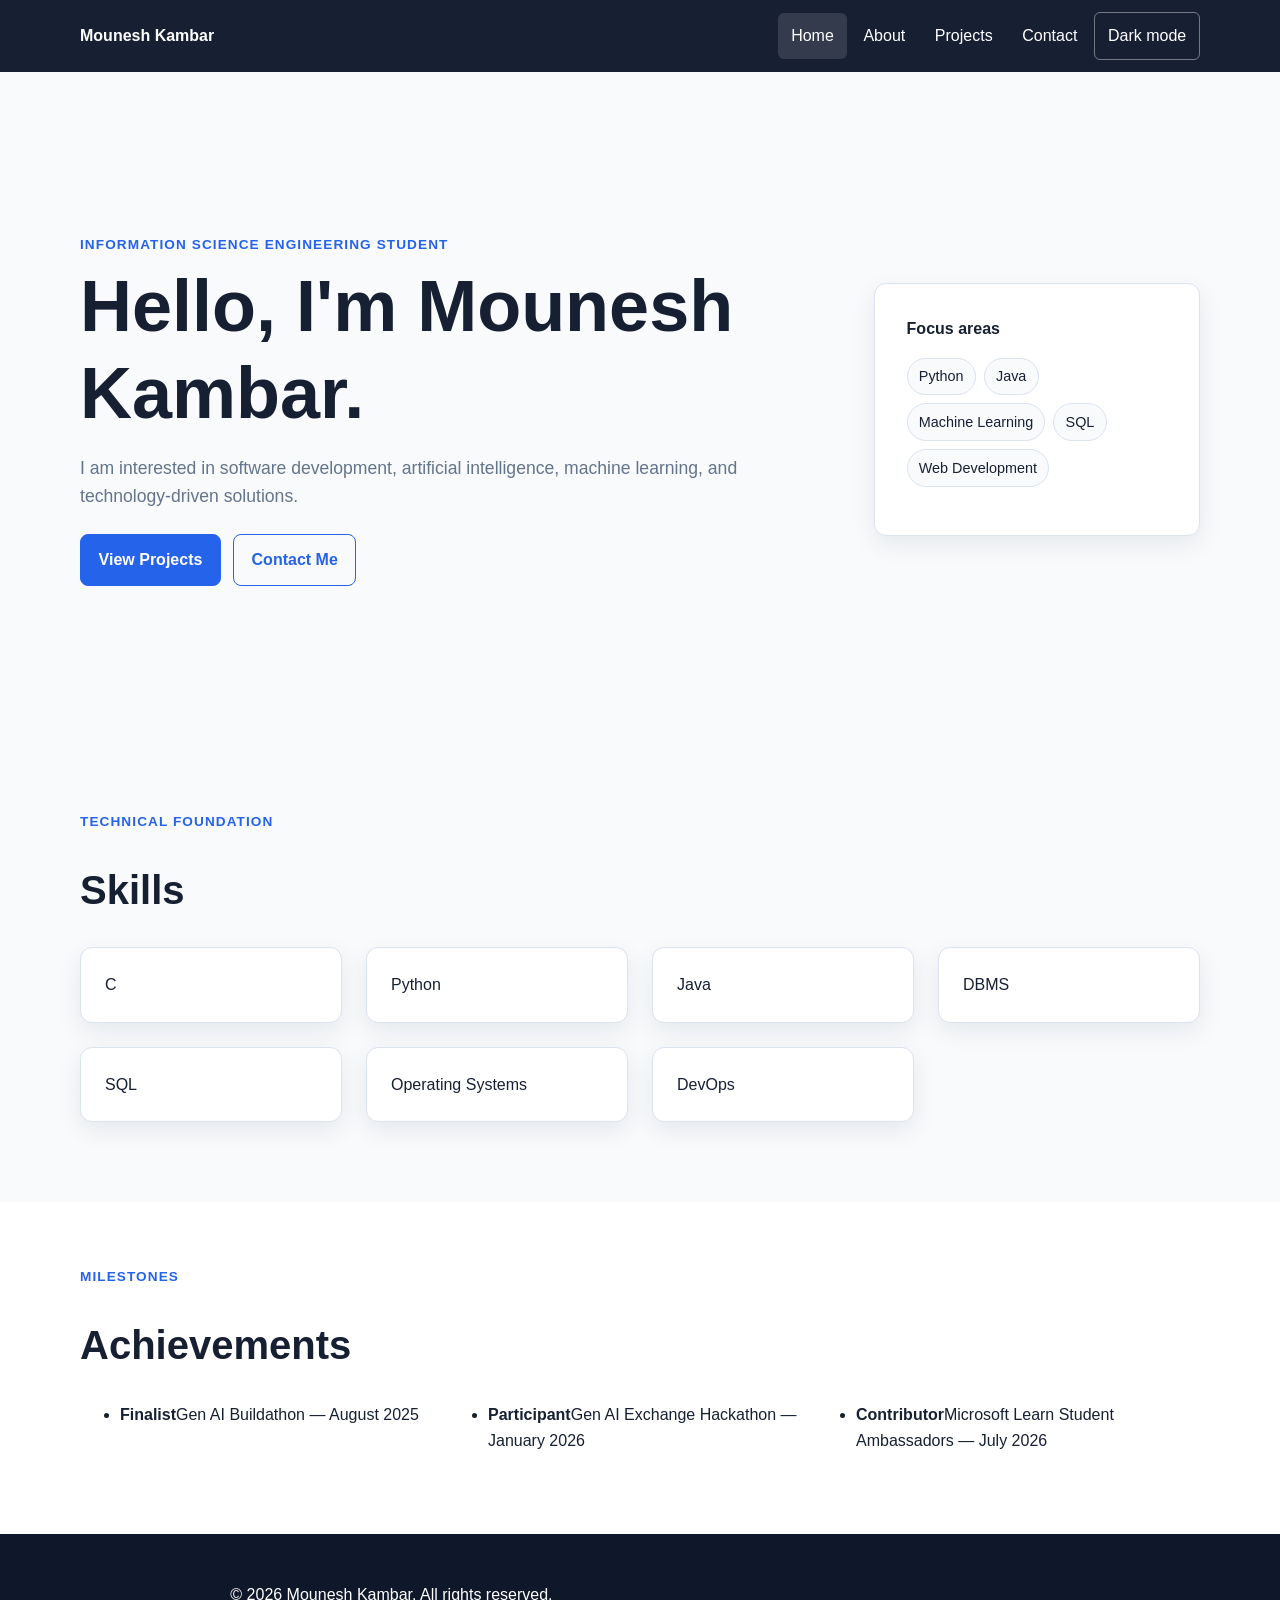
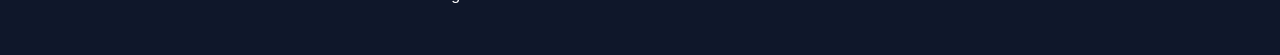
<file: index.html>
<!DOCTYPE html>
<html lang="en">
<head>
    <meta charset="UTF-8">
    <meta name="viewport" content="width=device-width, initial-scale=1.0">
    <meta name="description" content="Mounesh Kambar's responsive personal portfolio showcasing software, AI, and machine learning projects.">
    <meta name="author" content="Mounesh Kambar">
    <title>Mounesh Kambar | Portfolio</title>
    <link rel="stylesheet" href="css/style.css">
</head>
<body>
    <a class="skip-link" href="#main-content">Skip to main content</a>

    <header class="site-header">
        <nav class="container nav" aria-label="Main navigation">
            <a class="logo" href="index.html">Mounesh Kambar</a>
            <button class="nav-toggle" type="button" aria-expanded="false" aria-controls="primary-menu">
                <span class="sr-only">Toggle navigation</span>
                ☰
            </button>
            <ul class="nav-list" id="primary-menu">
                <li><a href="index.html" aria-current="page">Home</a></li>
                <li><a href="about.html">About</a></li>
                <li><a href="projects.html">Projects</a></li>
                <li><a href="contact.html">Contact</a></li>
                <li><button class="theme-toggle" type="button" aria-pressed="false">Dark mode</button></li>
            </ul>
        </nav>
    </header>

    <main id="main-content">
        <section class="hero container" aria-labelledby="hero-title">
            <div class="hero-content">
                <p class="eyebrow">Information Science Engineering Student</p>
                <h1 id="hero-title">Hello, I'm Mounesh Kambar.</h1>
                <p class="hero-text">
                    I am interested in software development, artificial intelligence,
                    machine learning, and technology-driven solutions.
                </p>
                <div class="button-group">
                    <a class="button" href="projects.html">View Projects</a>
                    <a class="button button-secondary" href="contact.html">Contact Me</a>
                </div>
            </div>

            <aside class="hero-card" aria-label="Portfolio highlights">
                <p class="hero-card-label">Focus areas</p>
                <ul class="tag-list">
                    <li>Python</li>
                    <li>Java</li>
                    <li>Machine Learning</li>
                    <li>SQL</li>
                    <li>Web Development</li>
                </ul>
            </aside>
        </section>

        <section class="section container" aria-labelledby="skills-title">
            <div class="section-heading">
                <p class="eyebrow">Technical foundation</p>
                <h2 id="skills-title">Skills</h2>
            </div>
            <ul class="skills-grid">
                <li>C</li>
                <li>Python</li>
                <li>Java</li>
                <li>DBMS</li>
                <li>SQL</li>
                <li>Operating Systems</li>
                <li>DevOps</li>
            </ul>
        </section>

        <section class="section section-alt" aria-labelledby="achievements-title">
            <div class="container">
                <div class="section-heading">
                    <p class="eyebrow">Milestones</p>
                    <h2 id="achievements-title">Achievements</h2>
                </div>
                <ul class="achievement-grid">
                    <li><strong>Finalist</strong><span>Gen AI Buildathon — August 2025</span></li>
                    <li><strong>Participant</strong><span>Gen AI Exchange Hackathon — January 2026</span></li>
                    <li><strong>Contributor</strong><span>Microsoft Learn Student Ambassadors — July 2026</span></li>
                </ul>
            </div>
        </section>
    </main>

    <footer class="site-footer">
        <div class="container">
            <p>&copy; 2026 Mounesh Kambar. All rights reserved.</p>
        </div>
    </footer>

    <script src="js/script.js"></script>
</body>
</html>
</file>
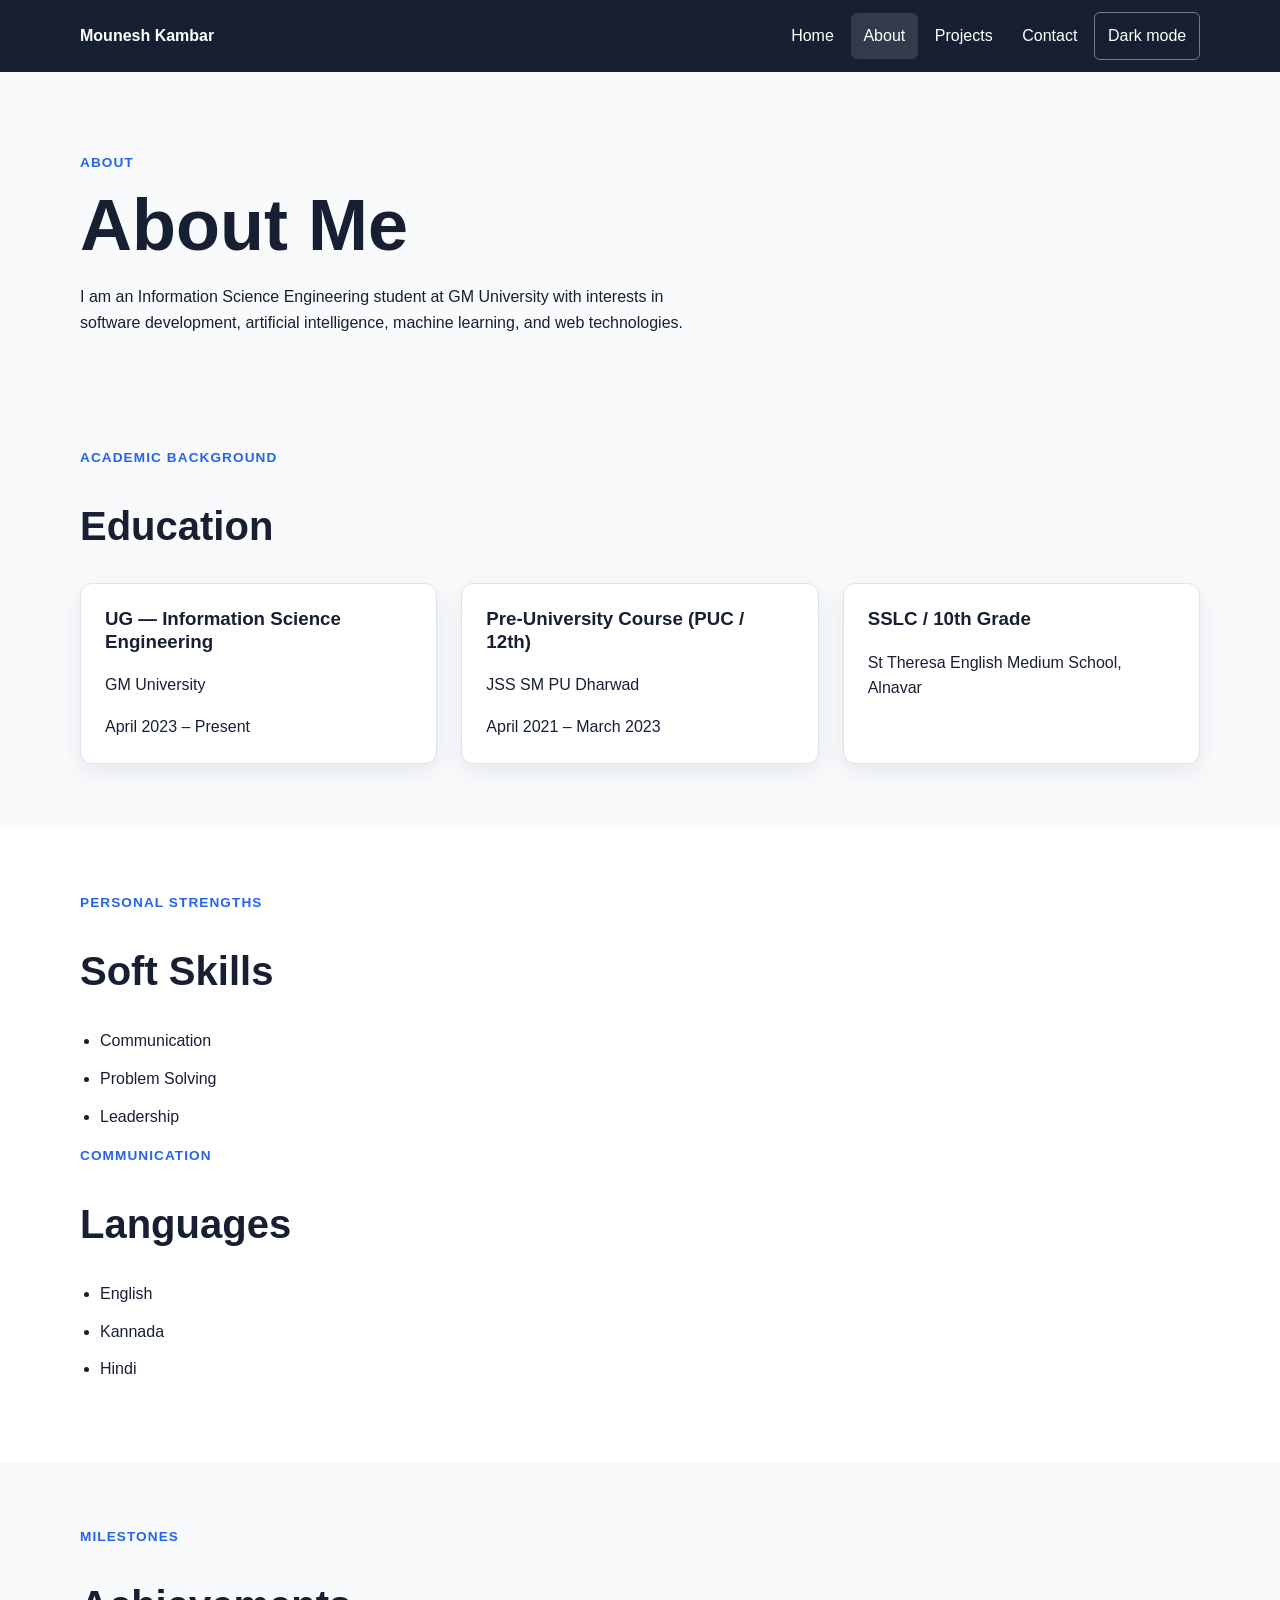
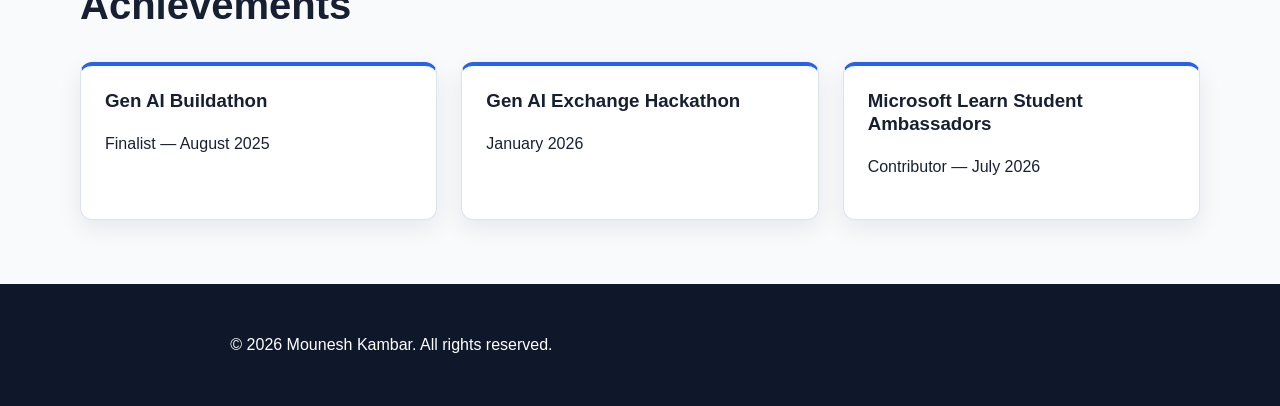
<file: about.html>
<!DOCTYPE html>
<html lang="en">
<head>
    <meta charset="UTF-8">
    <meta name="viewport" content="width=device-width, initial-scale=1.0">
    <meta name="description" content="About Mounesh Kambar, including education, skills, languages, and achievements.">
    <meta name="author" content="Mounesh Kambar">
    <title>About | Mounesh Kambar</title>
    <link rel="stylesheet" href="css/style.css">
</head>
<body>
    <a class="skip-link" href="#main-content">Skip to main content</a>

    <header class="site-header">
        <nav class="container nav" aria-label="Main navigation">
            <a class="logo" href="index.html">Mounesh Kambar</a>
            <button class="nav-toggle" type="button" aria-expanded="false" aria-controls="primary-menu">
                <span class="sr-only">Toggle navigation</span>
                ☰
            </button>
            <ul class="nav-list" id="primary-menu">
                <li><a href="index.html">Home</a></li>
                <li><a href="about.html" aria-current="page">About</a></li>
                <li><a href="projects.html">Projects</a></li>
                <li><a href="contact.html">Contact</a></li>
                <li><button class="theme-toggle" type="button" aria-pressed="false">Dark mode</button></li>
            </ul>
        </nav>
    </header>

    <main id="main-content">
        <section class="page-hero container" aria-labelledby="about-title">
            <p class="eyebrow">About</p>
            <h1 id="about-title">About Me</h1>
            <p>
                I am an Information Science Engineering student at GM University
                with interests in software development, artificial intelligence,
                machine learning, and web technologies.
            </p>
        </section>

        <section class="section container" aria-labelledby="education-title">
            <div class="section-heading">
                <p class="eyebrow">Academic background</p>
                <h2 id="education-title">Education</h2>
            </div>
            <div class="card-grid education-grid">
                <article class="card">
                    <h3>UG — Information Science Engineering</h3>
                    <p>GM University</p>
                    <time datetime="2023-04">April 2023</time> – Present
                </article>
                <article class="card">
                    <h3>Pre-University Course (PUC / 12th)</h3>
                    <p>JSS SM PU Dharwad</p>
                    <time datetime="2021-04">April 2021</time> – <time datetime="2023-03">March 2023</time>
                </article>
                <article class="card">
                    <h3>SSLC / 10th Grade</h3>
                    <p>St Theresa English Medium School, Alnavar</p>
                </article>
            </div>
        </section>

        <section class="section section-alt" aria-labelledby="soft-skills-title">
            <div class="container split-grid">
                <article>
                    <p class="eyebrow">Personal strengths</p>
                    <h2 id="soft-skills-title">Soft Skills</h2>
                    <ul class="clean-list">
                        <li>Communication</li>
                        <li>Problem Solving</li>
                        <li>Leadership</li>
                    </ul>
                </article>
                <article aria-labelledby="languages-title">
                    <p class="eyebrow">Communication</p>
                    <h2 id="languages-title">Languages</h2>
                    <ul class="clean-list">
                        <li>English</li>
                        <li>Kannada</li>
                        <li>Hindi</li>
                    </ul>
                </article>
            </div>
        </section>

        <section class="section container" aria-labelledby="achievement-title">
            <div class="section-heading">
                <p class="eyebrow">Milestones</p>
                <h2 id="achievement-title">Achievements</h2>
            </div>
            <div class="achievement-grid">
                <article class="card">
                    <h3>Gen AI Buildathon</h3>
                    <p>Finalist — August 2025</p>
                </article>
                <article class="card">
                    <h3>Gen AI Exchange Hackathon</h3>
                    <p>January 2026</p>
                </article>
                <article class="card">
                    <h3>Microsoft Learn Student Ambassadors</h3>
                    <p>Contributor — July 2026</p>
                </article>
            </div>
        </section>
    </main>

    <footer class="site-footer">
        <div class="container">
            <p>&copy; 2026 Mounesh Kambar. All rights reserved.</p>
        </div>
    </footer>

    <script src="js/script.js"></script>
</body>
</html>
</file>
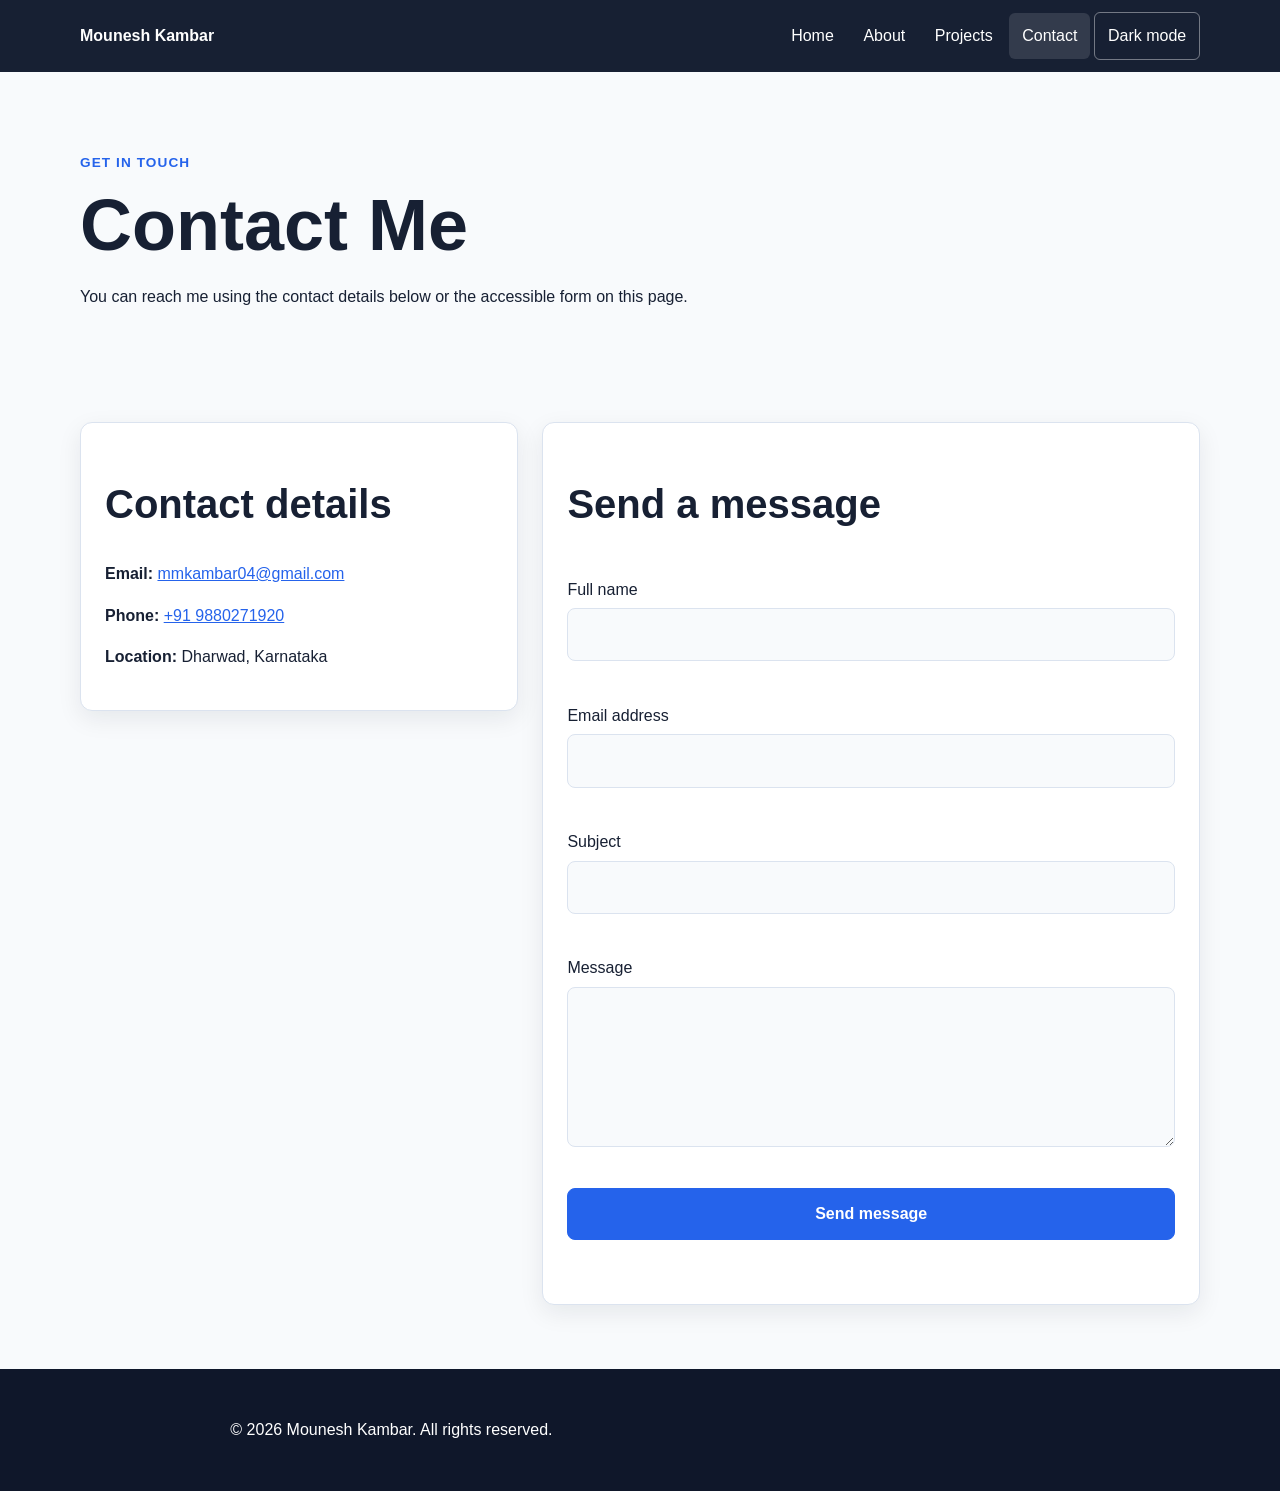
<file: contact.html>
<!DOCTYPE html>
<html lang="en">
<head>
    <meta charset="UTF-8">
    <meta name="viewport" content="width=device-width, initial-scale=1.0">
    <meta name="description" content="Contact Mounesh Kambar through an accessible portfolio contact form.">
    <meta name="author" content="Mounesh Kambar">
    <title>Contact | Mounesh Kambar</title>
    <link rel="stylesheet" href="css/style.css">
</head>
<body>
    <a class="skip-link" href="#main-content">Skip to main content</a>

    <header class="site-header">
        <nav class="container nav" aria-label="Main navigation">
            <a class="logo" href="index.html">Mounesh Kambar</a>
            <button class="nav-toggle" type="button" aria-expanded="false" aria-controls="primary-menu">
                <span class="sr-only">Toggle navigation</span>
                ☰
            </button>
            <ul class="nav-list" id="primary-menu">
                <li><a href="index.html">Home</a></li>
                <li><a href="about.html">About</a></li>
                <li><a href="projects.html">Projects</a></li>
                <li><a href="contact.html" aria-current="page">Contact</a></li>
                <li><button class="theme-toggle" type="button" aria-pressed="false">Dark mode</button></li>
            </ul>
        </nav>
    </header>

    <main id="main-content">
        <section class="page-hero container" aria-labelledby="contact-title">
            <p class="eyebrow">Get in touch</p>
            <h1 id="contact-title">Contact Me</h1>
            <p>
                You can reach me using the contact details below or the accessible
                form on this page.
            </p>
        </section>

        <section class="section container contact-layout" aria-label="Contact information and form">
            <aside class="contact-details card" aria-labelledby="contact-details-title">
                <h2 id="contact-details-title">Contact details</h2>
                <address>
                    <p><strong>Email:</strong> <a href="mailto:mmkambar04@gmail.com">mmkambar04@gmail.com</a></p>
                    <p><strong>Phone:</strong> <a href="tel:+919880271920">+91 9880271920</a></p>
                    <p><strong>Location:</strong> Dharwad, Karnataka</p>
                </address>
            </aside>

            <form class="contact-form card" id="contact-form" novalidate>
                <h2>Send a message</h2>

                <div class="form-group">
                    <label for="name">Full name</label>
                    <input
                        type="text"
                        id="name"
                        name="name"
                        autocomplete="name"
                        required
                        aria-describedby="name-error"
                    >
                    <p class="form-error" id="name-error"></p>
                </div>

                <div class="form-group">
                    <label for="email">Email address</label>
                    <input
                        type="email"
                        id="email"
                        name="email"
                        autocomplete="email"
                        required
                        aria-describedby="email-error"
                    >
                    <p class="form-error" id="email-error"></p>
                </div>

                <div class="form-group">
                    <label for="subject">Subject</label>
                    <input
                        type="text"
                        id="subject"
                        name="subject"
                        required
                        aria-describedby="subject-error"
                    >
                    <p class="form-error" id="subject-error"></p>
                </div>

                <div class="form-group">
                    <label for="message">Message</label>
                    <textarea
                        id="message"
                        name="message"
                        required
                        aria-describedby="message-error"
                    ></textarea>
                    <p class="form-error" id="message-error"></p>
                </div>

                <button class="button" type="submit">Send message</button>
                <p id="form-status" class="form-status" aria-live="polite"></p>
            </form>
        </section>
    </main>

    <footer class="site-footer">
        <div class="container">
            <p>&copy; 2026 Mounesh Kambar. All rights reserved.</p>
        </div>
    </footer>

    <script src="js/script.js"></script>
</body>
</html>
</file>
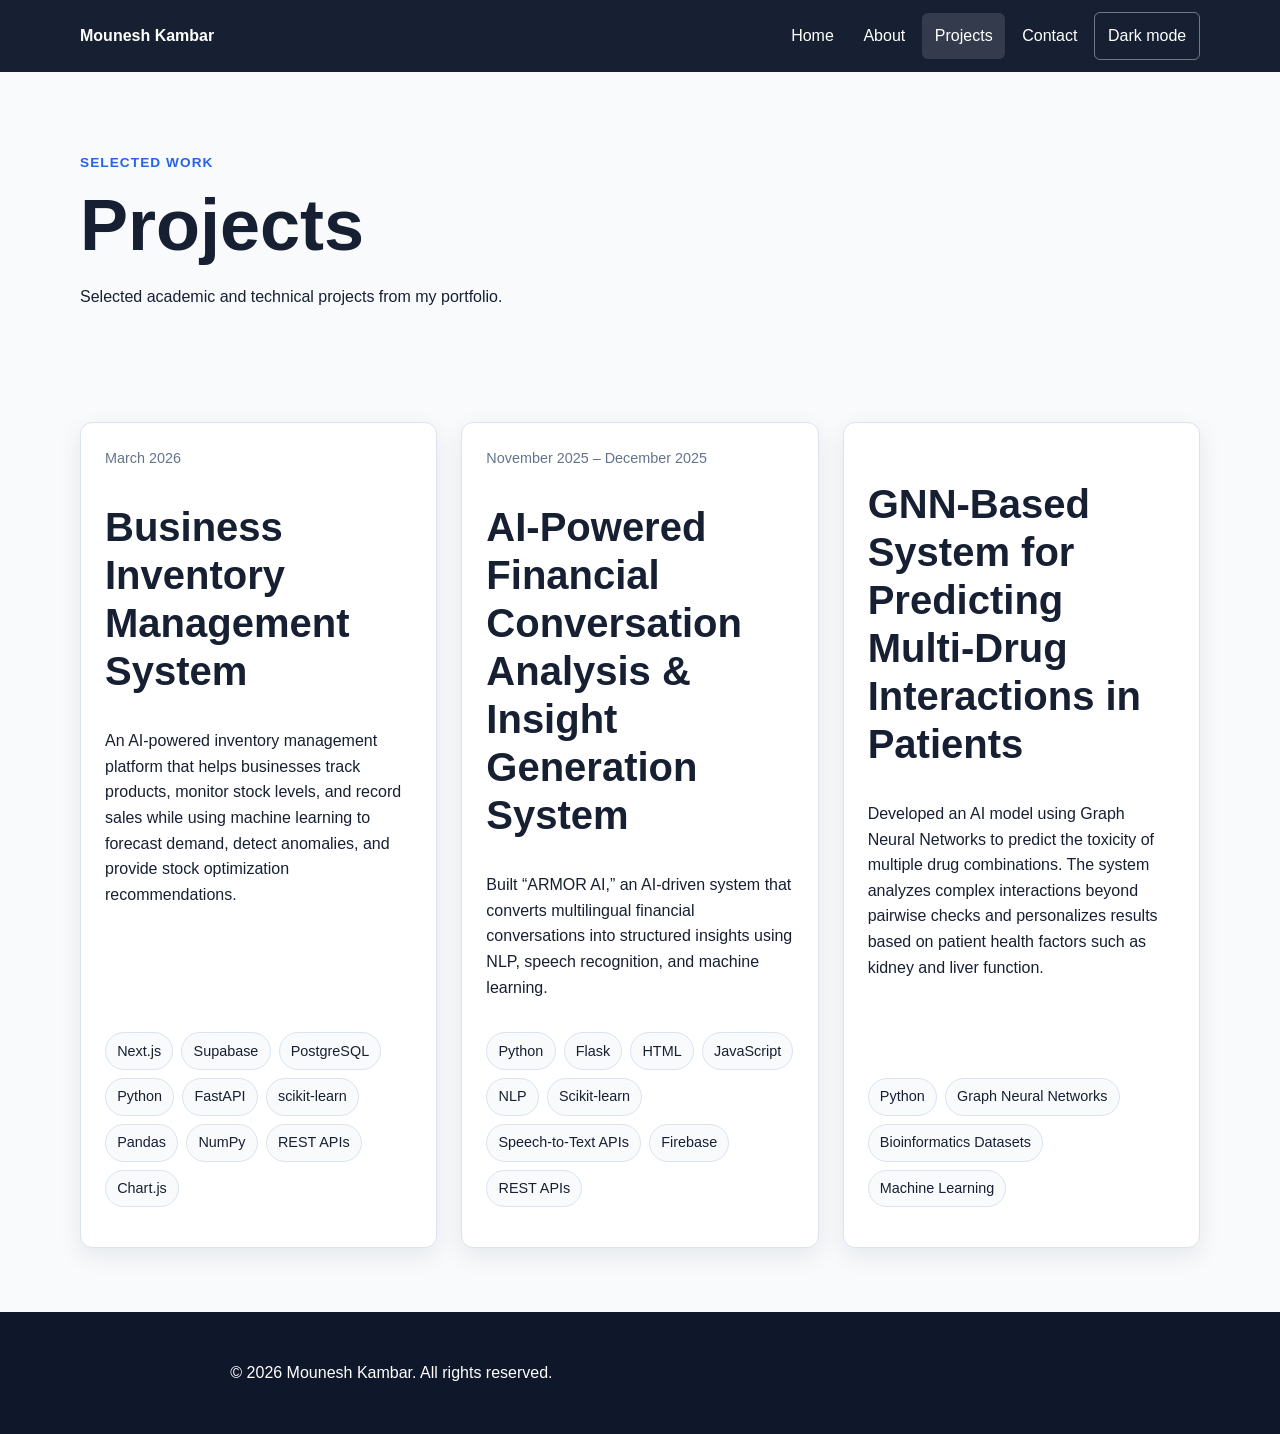
<file: projects.html>
<!DOCTYPE html>
<html lang="en">
<head>
    <meta charset="UTF-8">
    <meta name="viewport" content="width=device-width, initial-scale=1.0">
    <meta name="description" content="Mounesh Kambar's software, AI, and machine learning projects.">
    <meta name="author" content="Mounesh Kambar">
    <title>Projects | Mounesh Kambar</title>
    <link rel="stylesheet" href="css/style.css">
</head>
<body>
    <a class="skip-link" href="#main-content">Skip to main content</a>

    <header class="site-header">
        <nav class="container nav" aria-label="Main navigation">
            <a class="logo" href="index.html">Mounesh Kambar</a>
            <button class="nav-toggle" type="button" aria-expanded="false" aria-controls="primary-menu">
                <span class="sr-only">Toggle navigation</span>
                ☰
            </button>
            <ul class="nav-list" id="primary-menu">
                <li><a href="index.html">Home</a></li>
                <li><a href="about.html">About</a></li>
                <li><a href="projects.html" aria-current="page">Projects</a></li>
                <li><a href="contact.html">Contact</a></li>
                <li><button class="theme-toggle" type="button" aria-pressed="false">Dark mode</button></li>
            </ul>
        </nav>
    </header>

    <main id="main-content">
        <section class="page-hero container" aria-labelledby="projects-title">
            <p class="eyebrow">Selected work</p>
            <h1 id="projects-title">Projects</h1>
            <p>Selected academic and technical projects from my portfolio.</p>
        </section>

        <section class="section container" aria-label="Project collection">
            <div class="projects-grid">
                <article class="project-card card">
                    <div class="project-content">
                        <p class="project-date">March 2026</p>
                        <h2>Business Inventory Management System</h2>
                        <p>
                            An AI-powered inventory management platform that helps
                            businesses track products, monitor stock levels, and record
                            sales while using machine learning to forecast demand,
                            detect anomalies, and provide stock optimization recommendations.
                        </p>
                    </div>
                    <ul class="project-tech" aria-label="Technologies used">
                        <li>Next.js</li>
                        <li>Supabase</li>
                        <li>PostgreSQL</li>
                        <li>Python</li>
                        <li>FastAPI</li>
                        <li>scikit-learn</li>
                        <li>Pandas</li>
                        <li>NumPy</li>
                        <li>REST APIs</li>
                        <li>Chart.js</li>
                    </ul>
                </article>

                <article class="project-card card">
                    <div class="project-content">
                        <p class="project-date">November 2025 – December 2025</p>
                        <h2>AI-Powered Financial Conversation Analysis &amp; Insight Generation System</h2>
                        <p>
                            Built “ARMOR AI,” an AI-driven system that converts multilingual
                            financial conversations into structured insights using NLP,
                            speech recognition, and machine learning.
                        </p>
                    </div>
                    <ul class="project-tech" aria-label="Technologies used">
                        <li>Python</li>
                        <li>Flask</li>
                        <li>HTML</li>
                        <li>JavaScript</li>
                        <li>NLP</li>
                        <li>Scikit-learn</li>
                        <li>Speech-to-Text APIs</li>
                        <li>Firebase</li>
                        <li>REST APIs</li>
                    </ul>
                </article>

                <article class="project-card card">
                    <div class="project-content">
                        <h2>GNN-Based System for Predicting Multi-Drug Interactions in Patients</h2>
                        <p>
                            Developed an AI model using Graph Neural Networks to predict
                            the toxicity of multiple drug combinations. The system analyzes
                            complex interactions beyond pairwise checks and personalizes
                            results based on patient health factors such as kidney and
                            liver function.
                        </p>
                    </div>
                    <ul class="project-tech" aria-label="Technologies used">
                        <li>Python</li>
                        <li>Graph Neural Networks</li>
                        <li>Bioinformatics Datasets</li>
                        <li>Machine Learning</li>
                    </ul>
                </article>
            </div>
        </section>
    </main>

    <footer class="site-footer">
        <div class="container">
            <p>&copy; 2026 Mounesh Kambar. All rights reserved.</p>
        </div>
    </footer>

    <script src="js/script.js"></script>
</body>
</html>
</file>
<file: css/style.css>
/* =========================================
   TASK 2 — ADVANCED CSS3 & RESPONSIVE ARCHITECTURE
   Mobile-first • Grid • Flexbox • Theme
   ========================================= */

:root {
    --primary: #2563eb;
    --primary-hover: #1d4ed8;
    --bg: #f8fafc;
    --surface: #ffffff;
    --text: #172033;
    --muted: #64748b;
    --border: #dbe3ef;
    --header: #172033;
    --footer: #0f172a;
    --focus: #f59e0b;
    --shadow: 0 8px 24px rgba(15, 23, 42, 0.08);
    --radius: 12px;
    --max-width: 1120px;
    --space-1: .5rem;
    --space-2: 1rem;
    --space-3: 1.5rem;
    --space-4: 2rem;
    --space-5: 4rem;
}

[data-theme="dark"] {
    --bg: #0f172a;
    --surface: #1e293b;
    --text: #f8fafc;
    --muted: #cbd5e1;
    --border: #475569;
    --header: #020617;
    --footer: #020617;
    --primary: #60a5fa;
    --primary-hover: #93c5fd;
    --shadow: 0 8px 24px rgba(0, 0, 0, .3);
}

* {
    box-sizing: border-box;
}

html {
    scroll-behavior: smooth;
}

body {
    margin: 0;
    min-width: 320px;
    font-family: Arial, Helvetica, sans-serif;
    line-height: 1.6;
    color: var(--text);
    background: var(--bg);
    transition: background-color .2s ease, color .2s ease;
}

img {
    max-width: 100%;
    height: auto;
}

a {
    color: var(--primary);
}

a:focus-visible,
button:focus-visible,
input:focus-visible,
textarea:focus-visible {
    outline: 3px solid var(--focus);
    outline-offset: 3px;
}

.skip-link {
    position: absolute;
    left: 1rem;
    top: -4rem;
    z-index: 1000;
    padding: .75rem 1rem;
    color: #fff;
    background: #000;
    border-radius: 6px;
}

.skip-link:focus {
    top: 1rem;
}

.sr-only {
    position: absolute;
    width: 1px;
    height: 1px;
    padding: 0;
    margin: -1px;
    overflow: hidden;
    clip: rect(0, 0, 0, 0);
    white-space: nowrap;
    border: 0;
}

.container {
    width: min(100% - 2rem, var(--max-width));
    margin-inline: auto;
}

/* Header / Flexbox */
.site-header {
    position: sticky;
    top: 0;
    z-index: 100;
    background: var(--header);
    color: #fff;
}

.nav {
    min-height: 4.5rem;
    display: flex;
    align-items: center;
    justify-content: space-between;
    gap: var(--space-2);
}

.logo {
    color: #fff;
    font-weight: 800;
    text-decoration: none;
    white-space: nowrap;
}

.nav-toggle {
    border: 0;
    background: transparent;
    color: #fff;
    font-size: 1.5rem;
    cursor: pointer;
}

.nav-list {
    display: none;
    flex-direction: column;
    align-items: stretch;
    gap: .25rem;
    list-style: none;
    padding: 1rem 0;
    margin: 0;
}

.nav-list.is-open {
    display: flex;
}

.nav-list a,
.theme-toggle {
    display: block;
    padding: .65rem .8rem;
    color: #fff;
    text-decoration: none;
    border-radius: 6px;
}

.nav-list a:hover,
.nav-list a[aria-current="page"],
.theme-toggle:hover {
    background: rgba(255, 255, 255, .12);
}

.theme-toggle {
    border: 1px solid rgba(255,255,255,.4);
    background: transparent;
    font: inherit;
    cursor: pointer;
}

/* Typography */
h1, h2, h3 {
    line-height: 1.2;
}

h1 {
    font-size: clamp(2.25rem, 8vw, 4.5rem);
    margin: 0 0 1rem;
}

h2 {
    font-size: clamp(1.8rem, 5vw, 2.5rem);
}

h3 {
    margin-top: 0;
}

p {
    max-width: 70ch;
}

.eyebrow {
    margin: 0 0 .5rem;
    color: var(--primary);
    font-weight: 800;
    text-transform: uppercase;
    letter-spacing: .08em;
    font-size: .85rem;
}

/* Hero — CSS Grid */
.hero {
    display: grid;
    gap: var(--space-4);
    align-items: center;
    min-height: 75vh;
    padding-block: var(--space-5);
}

.hero-content {
    max-width: 720px;
}

.hero-text {
    font-size: 1.1rem;
    color: var(--muted);
}

.hero-card,
.card {
    background: var(--surface);
    border: 1px solid var(--border);
    border-radius: var(--radius);
    box-shadow: var(--shadow);
}

.hero-card {
    padding: var(--space-4);
}

.hero-card-label {
    margin-top: 0;
    font-weight: 800;
}

.tag-list,
.project-tech {
    display: flex;
    flex-wrap: wrap;
    gap: .5rem;
    list-style: none;
    padding: 0;
}

.tag-list li,
.project-tech li {
    padding: .4rem .7rem;
    border: 1px solid var(--border);
    border-radius: 999px;
    background: var(--bg);
    font-size: .9rem;
}

/* Buttons — Flexbox */
.button-group {
    display: flex;
    flex-wrap: wrap;
    gap: .75rem;
    margin-top: var(--space-3);
}

.button {
    display: inline-flex;
    align-items: center;
    justify-content: center;
    min-height: 44px;
    padding: .75rem 1.1rem;
    border: 1px solid var(--primary);
    border-radius: 8px;
    background: var(--primary);
    color: #fff;
    text-decoration: none;
    font: inherit;
    font-weight: 700;
    cursor: pointer;
}

.button:hover {
    background: var(--primary-hover);
}

.button-secondary {
    background: transparent;
    color: var(--primary);
}

/* Sections */
.section {
    padding-block: var(--space-5);
}

.section-alt {
    background: var(--surface);
}

.section-heading {
    margin-bottom: var(--space-3);
}

.page-hero {
    padding-block: 5rem 2rem;
}

/* Grid layouts */
.skills-grid,
.card-grid,
.projects-grid,
.achievement-grid {
    display: grid;
    grid-template-columns: 1fr;
    gap: var(--space-3);
}

.skills-grid {
    list-style: none;
    padding: 0;
}

.skills-grid li,
.card {
    padding: var(--space-3);
}

.skills-grid li {
    background: var(--surface);
    border: 1px solid var(--border);
    border-radius: var(--radius);
    box-shadow: var(--shadow);
}

.projects-grid {
    align-items: stretch;
}

.project-card {
    display: flex;
    flex-direction: column;
}

.project-content {
    flex: 1;
}

.project-date {
    margin-top: 0;
    color: var(--muted);
    font-size: .9rem;
}

.clean-list {
    display: grid;
    gap: .75rem;
    padding-left: 1.25rem;
}

.achievement-grid .card {
    border-top: 4px solid var(--primary);
}

.contact-layout {
    display: grid;
    grid-template-columns: 1fr;
    gap: var(--space-3);
    padding-bottom: var(--space-5);
}

.contact-details {
    padding: var(--space-3);
    align-self: start;
}

address {
    font-style: normal;
}

.contact-form {
    display: grid;
    gap: var(--space-2);
    padding: var(--space-3);
}

.form-group {
    display: grid;
    gap: .35rem;
}

input,
textarea {
    width: 100%;
    padding: .8rem;
    border: 1px solid var(--border);
    border-radius: 8px;
    background: var(--bg);
    color: var(--text);
    font: inherit;
}

textarea {
    min-height: 160px;
    resize: vertical;
}

.form-error {
    min-height: 1.4em;
    margin: 0;
    color: #b91c1c;
    font-size: .9rem;
}

[data-theme="dark"] .form-error {
    color: #fca5a5;
}

.form-status {
    min-height: 1.5em;
    margin: 0;
    font-weight: 700;
}

.site-footer {
    padding-block: var(--space-4);
    background: var(--footer);
    color: #fff;
    text-align: center;
}

/* Tablet */
@media (min-width: 600px) {
    .container {
        width: min(100% - 3rem, var(--max-width));
    }

    .nav-list {
        flex-direction: row;
        align-items: center;
        flex-wrap: wrap;
    }

    .nav-toggle {
        display: none;
    }

    .nav-list {
        display: flex;
        padding: 0;
    }

    .skills-grid {
        grid-template-columns: repeat(2, 1fr);
    }

    .card-grid,
    .achievement-grid {
        grid-template-columns: repeat(2, 1fr);
    }

    .contact-layout {
        grid-template-columns: .8fr 1.2fr;
    }
}

/* Desktop */
@media (min-width: 900px) {
    .container {
        width: min(100% - 4rem, var(--max-width));
    }

    .hero {
        grid-template-columns: 1.4fr .6fr;
    }

    .skills-grid {
        grid-template-columns: repeat(4, 1fr);
    }

    .card-grid,
    .projects-grid,
    .achievement-grid {
        grid-template-columns: repeat(3, 1fr);
    }
}

/* Reduced motion accessibility */
@media (prefers-reduced-motion: reduce) {
    html {
        scroll-behavior: auto;
    }

    *,
    *::before,
    *::after {
        transition: none !important;
        animation: none !important;
    }
}
</file>
